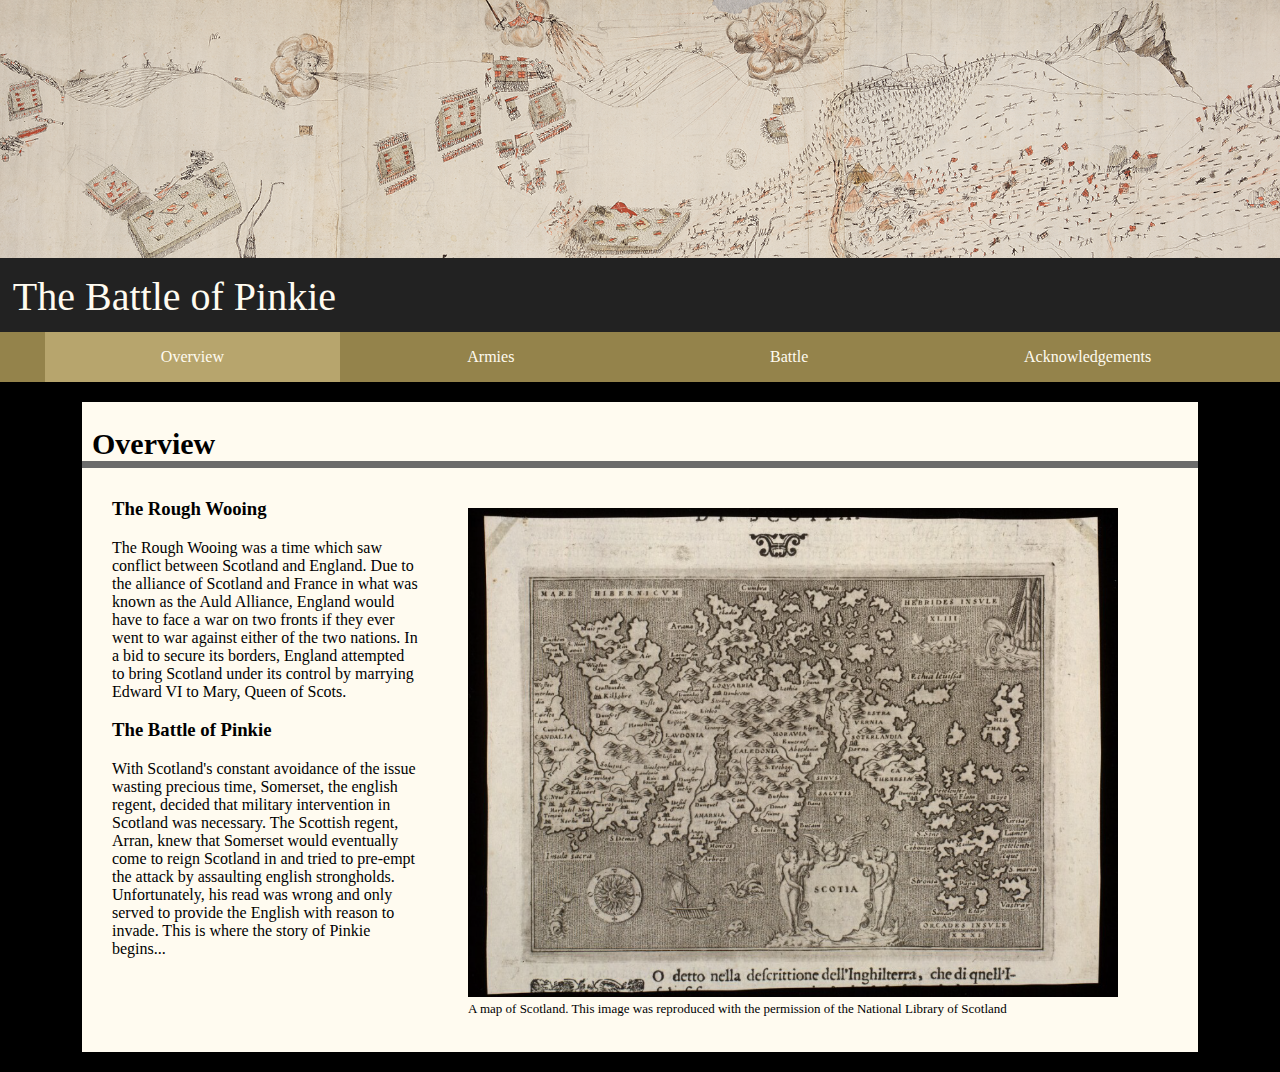
<file: pinkieSite/index.html>
<!--This is the index of the html site for the demonstration of the battle of pinkie -->

<!DOCTYPE html>

<head>

    <meta charset = "utf-8">

    <title>The Battle of Pinkie</title>

    <link rel = "stylesheet" href = "stylesheets/pinkie.css">

</head>


<body>

    <header>
        <img class = "banner" src = "images/Cropped Bodleian.png" alt = "Bodleian Scroll">

        <div class = "heading">
            <h1>The Battle of Pinkie</h1>
        </div>

    </header>

    <nav>
        <ul>
            <li id = "overview" class = "active"><a href = "#overviewcontent">Overview</a></li>
            <li id = "units"><a href = "#unitscontent">Armies</a></li>
            <li id = "battle"><a href = "#battlecontent">Battle</a></li>
            <li id = "acknowledgements"><a href = "#acknowledgementscontent">Acknowledgements</a></li>
        </ul>
    </nav>

    <main>

        <div id = "imagescontainer">

            <div id = "overviewcontainer" class = "postcontainer" style = "display: inherit;">

                <h2>Overview</h2>

                <div id = "overviewmedia">

                </div>

                <div id = "overviewcontent">

                    <div id = "scotlandmapcontainer">
                      <img id = "scotlandmap" src = "images/scotlandmap.png" alt = "Map of Scotland, 1530-1585?" width="650px" height="auto">
                      <figcaption>A map of Scotland. This image was reproduced with the permission of the National Library of Scotland</figcaption>
                    </div>

                    <h3>The Rough Wooing</h3>
                    <p>The Rough Wooing was a time which saw conflict between Scotland and England. Due to the alliance of Scotland and France in what was known as the Auld Alliance, England would have to face a war on two fronts if they ever went to war against either of the two nations. In a bid to secure its borders, England attempted to bring Scotland under its control by marrying Edward VI to Mary, Queen of Scots.</p>

                    <h3>The Battle of Pinkie</h3>
                    <p>With Scotland's constant avoidance of the issue wasting precious time, Somerset, the english regent, decided that military intervention in Scotland was necessary. The Scottish regent, Arran, knew that Somerset would eventually come to reign Scotland in and tried to pre-empt the attack by assaulting english strongholds. Unfortunately, his read was wrong and only served to provide the English with reason to invade. This is where the story of Pinkie begins...</p>

                </div>

            </div>

            <div id = "unitscontainer" class = "postcontainer" style = "display: none;">

                <h2>Armies</h2>

                <div id = "unitnav" class = "subnav">

                    <ul>

                        <li id = "formationsnav" class = "activeunit"><a href = "#formations">Formations</a></li>
                        <li id = "arquebusiersnav"><a href = "#arquebusiers">Arquebusiers</a></li>
                        <li id = "pikemennav"><a href = "#pikenen">Pikemen</a></li>
                        <li id = "heavyhorsenav"><a href = "#heavyhorse">Heavy Horse</a></li>
                        <li id = "lighthorsenav"><a href = "#lighthorse">Light Horse</a></li>
                        <li id = "culverinnav"><a href = "#culverin">Culverin</a></li>
                        <li id = "irisharchersnav"><a href = "#irisharchers">Irish Archers</a></li>
                        <li id = "commandersnav"><a href = "#commanders">Commanders</a></li>

                    </ul>

                </div>

                <div id = "formations" class = "units" style = "display: inherit;">

                    <div id = "formationnav" class = "subnav">

                        <ul>

                        <li id = "englishformationnav" class = "activeformation"><a href = "#englishformation">English Formations</a></li>
                        <li id = "scottishformationnav"><a href = "#scottishformation">Scottish Formations</a></li>

                        </ul>

                    </div>


                    <div id = "englishformation" style="display: inherit;">

                        <div id = "englishformationmedia" class = "media">

                          <figure class = "englishformationslides" style="display:block;">
                            <img src = "images/English%20Formation%20Movement%20Caldwell.PNG" width="600px" height="auto">
                            <figcaption>How the English formation would have been as pictured by David Caldwell, 2015</figcaption>
                          </figure>

                            <iframe class = "englishformationslides" src="https://player.vimeo.com/video/328378835" width="100%" height="75%" frameborder="0" webkitallowfullscreen mozallowfullscreen allowfullscreen style="display: none;"></iframe>

                            <iframe class = "englishformationslides" src="https://player.vimeo.com/video/328378880" width="100%" height="75%" frameborder="0" webkitallowfullscreen mozallowfullscreen allowfullscreen style="display: none;"></iframe>

                            <button class="w3-button w3-display-left" onclick="plusDivs(-1, 'englishformationslides')">&#10094;</button>

                            <button class="w3-button w3-display-right" onclick="plusDivs(+1, 'englishformationslides')">&#10095;</button>

                        </div>

                        <div id = "englishformationcontent" class = "content">

                            <p>The English army was relatively smaller than the Scottish force, but was more experienced in warfare having made incursions into the Continent. However, while they had less infantry, they made up the difference with cavalry which could count for many men on the battlefield. Contemporary sources are quite consistent in giving numbers for the army, which consisted of:</p>

                            <ul>

                                <li>10,000 Pikemen</li>
                                <li>600 Arquebusiers</li>
                                <li>200 Mounted Arquebusiers</li>
                                <li>2,000 Light Horse</li>
                                <li>4,000 Heavy Horse</li>
                                <li>15 Great Guns</li>


                            </ul>

                        </div>

                    </div>

                    <div id = "scottishformation" style="display: none;">

                        <div id = "scottishformationmedia" class = "media">

                          <figure class = "scottishformationslides"  style="display: block;">
                            <img src = "images/Scottish%20Formation%20Movement%20Caldwell.PNG">
                            <figcaption>How the Scottish formation would have been in motion as pictured by David Caldwell, 2015</figcaption>
                          </figure>

                            <iframe class = "scottishformationslides" src="https://player.vimeo.com/video/328368695" width="100%" height="75%" frameborder="0" webkitallowfullscreen mozallowfullscreen allowfullscreen style = "display: none;"></iframe>

                          <figure class = "scottishformationslides"  style="display: none;">
                            <img src = "images/Scottish%20Formation%20Attack%20Caldwell.PNG">
                            <figcaption>How the Scottish formation would have wanted to face the English army as pictured by David Caldwell, 2015</figcaption>
                          </figure>

                            <iframe class = "scottishformationslides" src="https://player.vimeo.com/video/328368714" width="100%" height="75%" frameborder="0" webkitallowfullscreen mozallowfullscreen allowfullscreen style="display: none;"></iframe>

                            <button class="w3-button w3-display-left" onclick="plusDivs(-1, 'scottishformationslides')">&#10094;</button>

                            <button class="w3-button w3-display-right" onclick="plusDivs(+1, 'scottishformationslides')">&#10095;</button>

                        </div>

                        <div id = "scottishformationcontent" class = "content">

                            <p>The Scottish force is not as consistently recorded as the English, but all sources agree that they held the numbers advantage. They had a wide range of artillery of varying sizes and had the help of the famous Irish archers, who were the fighting elite in Ireland. However, they suffered from having fewer cavalrymen which was a problem compounded by the disaster of losing a huge number of them on the day before the battle to a skirmish. The Scottish army had: </p>

                            <ul>

                                <li>18,000 Pikemen</li>
                                <li>3,000 Irish Archers</li>
                                <li>1,500 (400 on the day of the battle) Light Horse </li>
                                <li>30 pieces of Artillery</li>

                            </ul>

                        </div>

                    </div>

                </div>

                <div id = "arquebusiers" class = "units" style = "display: none;">

                    <div id = "arquebusiersmedia" class = "media">

                        <iframe class = "arquebusiersslides" src="https://player.vimeo.com/video/326262973" width="100%" height="75%" frameborder="0" webkitallowfullscreen mozallowfullscreen allowfullscreen style="display: block;"></iframe>
                        <figure>
                            <img class = "arquebusiersslides" src="images/Infantry%20-%20Hackbutter.JPG" style = "display: none;" max-height="100%" width="70%">
                            <figcaption>A recreation of an Arquebusier, from English Weapons & Warfare by A.V.B Norman and Don Pottinger</figcaption>
                        </figure>
                        <button class="w3-button w3-display-left" onclick="plusDivs(-1, 'arquebusiersslides')">&#10094;</button>

                        <button class="w3-button w3-display-right" onclick="plusDivs(+1, 'arquebusiersslides')">&#10095;</button>

                    </div>

                    <div id = "arquebusierscontent" class = "content">

                        <p>Arquebuses were long barrelled firearms which fired lead balls at the enemy. Relatively slow to reload and cumbersome to use, these men were often used with pikemen nearby for protection. Each time an arquebus was fired, they required a reloading process which would take both hands to accomplish, leaving them vulnerable to charges. The reloading process involved pouring the gunpowder in the barrel and packing it in tightly with a rod then stuffing in a piece of paper to hold it in place. Next the lead ball would be dropped into the barrel and rammed in with the rod. Finally, finer gunpowder would be poured into the pan and the glowing match placed in the serpentine.</p>

                        <p>Their contribution to battles of their time is undeniable. Apart from being able to pierce armour at certain distances, firing an arquebus generated a lot of noise and smoke which could disorient and scare the opposition if unused to seeing them on the battlefield.</p>

                        <p>Men who used the arquebus were called arquebusiers. They wore a flask to hold gunpowder at their hip which they had to take care to not set alight by accident. Bandoliers which held individual cartridges of gunpowder were sometimes used to avoid the gunpowder catching fire and prevent overloading the arquebus with gunpowder.</p>

                        <p>At the battle of Pinkie, the Scots are said to not have any arquebusiers while the English hired mercenaries to do the job.</p>

                    </div>

                </div>

                <div id = "pikemen" class = "units" style = "display: none;">

                    <div id = "pikemenmedia" class = "media">

                        <iframe src="https://player.vimeo.com/video/326263006" width="100%" height="75%" frameborder="0" webkitallowfullscreen mozallowfullscreen allowfullscreen></iframe>

                    </div>

                    <div id = "pikemencontent" class = "content">

                        <p>Inspired by classical armies of old, these pike armed men were the defensive backbone of the renaissance army. In their closely packed square formations, their job was to protect the vulnerable ranged units from enemy cavalry and infantry attacks. </p>

                        <p>Due to the unwieldy size of the weapon, units had to be trained to use them effectively and to keep formation. Part of the power of the pikes lay in the tight formations which gave them a lot of combined mass. </p>

                        <p>Popularised in the continent, the Scottish armies had adopted these weapons as the primary infantry weapon for some time while the English still preferred using the bill over the pike. However, the benefits of the pike were slowly being acknowledged by the English who, by the time of the battle of Pinkie, also incorporated pikes into their ranks.</p>


                    </div>

                </div>

                <div id = "heavyhorse" class = "units" style = "display: none;">

                    <div id = "heavyhorsemedia" class = "media">

                        <iframe src="https://player.vimeo.com/video/326262989" width="100%" height="75%" frameborder="0" webkitallowfullscreen mozallowfullscreen allowfullscreen></iframe>

                    </div>

                    <div id = "heavyhorsecontent" class = "content">

                        <p>These men were of a higher rank in society who were trained to fight. They were armoured to the highest standards of the day, wearing plate armour over mail. This armour protected them from most weapons of the time and incapacitating a fully armoured combatant required blunt force or attacking the joints in the armour. The horses were also armoured to a significant degree.</p>

                        <p>When attacking, these men used wooden lances on the charge to break enemy lines. These lances were meant to break on use and be discarded. When in close quarters, the men-at-arms would switch over to their secondary weapon like a sword. The horses themselves were also a danger to enemy infantry, as they could trample men with ease. </p>


                    </div>

                </div>

                <div id = "lighthorse" class = "units" style = "display: none;">

                    <div id = "lighthorsemedia" class = "media">

                        <iframe src="https://player.vimeo.com/video/327262989" width="100%" height="75%" frameborder="0" webkitallowfullscreen mozallowfullscreen allowfullscreen></iframe>

                    </div>

                    <div id = "lighthorsecontent" class = "content">

                        <p>As the name suggests, these units were the lighter version of the men-at-arms. Instead of man and horse being fully covered in armour, light horses did not wear armour and their riders only wore three-quarter armour. This marked the point where full body armour was in decline in favour of only armouring vital areas. </p>

                        <p>Like the heavy horse, the light horse fought with lances and a secondary weapon when that broke. Essentially, the light horse were like budget heavy horse and were often used the same way.</p>

                    </div>

                </div>

                <div id = "culverin" class = "units" style = "display: none;">

                    <div id = "culverinmedia" class = "media">

                        <iframe src="https://player.vimeo.com/video/327263022" width="100%" height="75%" frameborder="0" webkitallowfullscreen mozallowfullscreen allowfullscreen></iframe>

                    </div>

                    <div id = "culverincontent" class = "content">

                        <p>The culverin was a form of artillery used from the 15th century onwards. It was one type of artillery which was used at the battle of Pinkie. However, all artillery used shared the purpose of killing at extreme range.</p>

                        <p>These artillery pieces were so heavy that they were mounted on a cart and pulled by horses or oxen during transportation. Furthermore, they required a large number of cannonballs and gunpowder which all had to be transported as well. But when deployed, they could whittle down the opposing army’s numbers and drop their morale greatly.</p>

                    </div>

                </div>

                <div id = "irisharchers" class = "units" style = "display: none;">

                    <div id = "irisharchersmedia" class = "media">

                        <iframe src="https://player.vimeo.com/video/327263064" width="100%" height="75%" frameborder="0" webkitallowfullscreen mozallowfullscreen allowfullscreen></iframe>

                    </div>

                    <div id = "irisharcherscontent" class = "content">

                        <p>The Irish archers did not come from Ireland, but rather from the western isles of Scotland. They, however, fought in Ireland as mercenaries for local lords. The Irish archers were also known as the galloglass who, by the time of the 16th century, had become renowned as a fighting force who rather die than surrender. </p>

                        <p>These men were armed with bows but were no pushover in a melee fight. They often used two handed axes or claymores in close combat and knew how to use their weapons. As for armour, the Irish archers are often depicted with an aketun (a padded jacket which went down to the knees) and chain mail. While not as impenetrable as plate mail, an aketun could stop sword blows and provided sufficient protection for the wearer.</p>


                    </div>

                </div>

                <div id = "commanders" class = "units" style = "display: none;">

                    <div id = "englishcommanders">

                        <h3>England</h3>

                        <div id = "somerset">

                            <h4>Somerset</h4>
                            <img src = "images/Somerset.jpg" alt = "Somerset, English Regent" width="80px" height="auto" style="float: right;">
                            <div id = "somersettext">
                              <p>As a military man, none could doubt his skill at warfare. His continuation of the foreign policy started by Henry VIII involved neutralising Scotland as a potential front in case of war with France. As the commander of the English at the battle of Pinkie, he led them to a decisive victory over the Scots.</p>
                            </div>

                        </div>

                        <div id = "gray">

                            <h4>Gray</h4>
                            <img src = "images/Gray.jpg" alt = "Lord Gray of Wilton" width = "80px" height="auto" style="float: right;">
                            <div id = "graytext">
                              <p>Captain general of all horsemen in the English army. He was given the difficult task of stalling the Scots. While launching an unsuccessful attack, he achieved his set goal and contributed the eventual English Victory.</p>
                            </div>

                        </div>

                    </div>

                    <div id = "scottishcommanders">

                        <h3>Scotland</h3>

                        <div id = "arran">

                            <h4>Arran</h4>

                            <img src = "images/Arran.jpg" alt = "Earl of Arran" width = "80px" height="auto" style="float: left;">
                            <p>The regent of the Scottish crown. Still in his early thirties by the time of the battle of Pinkie, he was somewhat experienced in warfare having participated in the battle of Ancrum against the English and laying siege to protestant strongholds. However, he was widely considered, perhaps wrongly, to be an ineffectual military leader and as one of the key reasons as to why the Scots lost the battle of Pinkie for his order to move from a strong defensive position. He led the main army at the battle of Pinkie.</p>

                        </div>

                        <div id = "angus">

                            <h4>Angus</h4>

                            <img src = "images/Angus.jpg" alt = "Earl of Arran" width = "80px" height = "auto" style="float:left;">
                            <p>Even with dubious character and constant changes of allegiance, there is no denying that the Earl of Angus was a strong military leader having led at Ancrum amongst other victories. At the battle of Pinkie, he led the vanguard.</p>

                        </div>

                        <div id = "huntly">

                          <br>
                          <br>

                            <h4>Huntly</h4>

                            <p>Leader of the rearguard. Sources note that in face of the Scottish rout, he managed to control his troops and thus avoided being run down by the English.</p>

                        </div>

                    </div>

                </div>

            </div>

            <div id = "battlecontainer" class = "postcontainer" style = "display: none;">

                <h2>Battle</h2>

                <div id = "battlemedia">

                    <iframe id = "neatline" src = "http://straylight.cs.st-andrews.ac.uk/omeka/neatline/fullscreen/battle-of-pinkie"></iframe>

                </div>

            </div>

            <div id = "acknowledgementscontainer" class = "postcontainer" style = "display: none;">

                <h2>Acknowledgements and Sources</h2>

                <div id = "acknowledgementscontent">

                  <h4>Acknowledgements</h4>
                  <p>This resource was built for my senior honours project to have a way to show the work done in modelling the battle of Pinkie. This would not have been possible without the advice and support of my supervisors, Alan Miller and Elizabeth Rhodes. Furthermore, thanks must be given to David Caldwell who provided many historical resources which were used in this project.</p>

                  <div id = "acknowledgementsimages">

                    <h4>Image References</h4>

                    <b>Header: Bodleian Scroll</b>
                    <p>Provided by the Bodleian Libraries, Oxford, 2015</p>

                    <b>Overview: Map of Scotland</b>
                    <p>Poracchi, Thomaso, ca. 1530-1585, Scotia, National Library of Scotland, retrieved on 12/04/2019:</p>
                    <a href = "https://maps.nls.uk/view/00000217">https://maps.nls.uk/view/00000217</a> <br>

                    <b>Armies - Formations - English Formations: The English Army on the Move</b>
                    <p>Caldwell, David, October 2015, PINKIE, page 39, retrieved on 12/04/2019</p>

                    <b>Armies - Formations - Scottish Formations: The Scottish Army on the Move</b>
                    <p>Caldwell, David, October 2015, PINKIE, page 37, retrieved on 12/04/2019</p>

                    <b>Armies - Formations - Scottish Formations: How Arran Intended to Draw Up the Scottish Army</b>
                    <p>Caldwell, David, October 2015, PINKIE, page 37, retrieved on 12/04/2019</p>

                    <b>Armies - Arquebusiers: Reconstruction of an Arquebusier</b>
                    <p>Norman, A.V.B, Pottinger, Don, 1979, English Weapons & Warfare 449-1660, page 165, retrieved on 12/04/2019</p>

                    <b>Armies - Commanders - English Army: Somerset</b>
                    <p>16th century, Portrait of Edward Seymour, retrieved on 12/04/2019:</p>
                    <a href="https://commons.wikimedia.org/wiki/File:Edward_Seymour.jpg">https://commons.wikimedia.org/wiki/File:Edward_Seymour.jpg</a> <br>

                    <b>Armies - Commanders - English Army: Gray</b>
                    <p>Flicke, Gerlach, 1547, "An unknown nobleman, thought to be Lord Grey de Wilton", National Gallery of Scotland, retrieved on 12/04/2019:</p>
                    <a href="https://en.wikipedia.org/wiki/William_Grey,_13th_Baron_Grey_de_Wilton#/media/File:Gerlach-Flicke-Portrait-of-a-Nobleman.jpg">https://en.wikipedia.org/wiki/William_Grey,_13th_Baron_Grey_de_Wilton#/media/File:Gerlach-Flicke-Portrait-of-a-Nobleman.jpg</a><br>

                    <b>Armies - Commanders - Scottish Army: Arran</b>
                    <p>James Hamilton, 2nd Earl of Arran, retrieved on 12/04/2019:</p>
                    <a href="https://en.wikipedia.org/wiki/Earl_of_Arran#/media/File:James_Hamilton_(Earl_of_Arran).jpg">https://en.wikipedia.org/wiki/Earl_of_Arran#/media/File:James_Hamilton_(Earl_of_Arran).jpg</a><br>

                    <b>Armies - Commanders - Scottish Army: Angus</b>
                    <p>16th century, Portrait of Archibald Douglas, Royal Collection Trust, retrieved on 12/04/2019:</p>
                    <a href="https://www.rct.uk/collection/402700/archibald-douglas-6th-earl-of-angus-1489-1557">https://www.rct.uk/collection/402700/archibald-douglas-6th-earl-of-angus-1489-1557</a><br>

                  </div>

                  <div id = "acknowledgementsresources">

                    <h4>Resource References</h4>

                    <p>Caldwell, David, October 2015, PINKIE, page 39, retrieved on 12/04/2019</p>
                    <p>Caldwell, David, Macdougall, Norman 1991, Scotland and War AD79 - 1918, pages 61 - 89 retrieved on 12/04/2019</p>
                    <p>Caldwell, David, September/October 2017, The Scots' Defeat at Pinkie in 1547, pages 18 - 23, History Scotland, retrieved on 12/04/2019</p>
                    <p>Norman, A.V.B, Pottinger, Don, 1979, English Weapons & Warfare 449-1660, retrieved on 12/04/2019</p>


                </div>

            </div>

        </div>


    </main>


    <footer>

    </footer>

    <script src = "scripts/navbar.js"></script>
    <script src = "scripts/slideshow.js"></script>

</body>
</file>
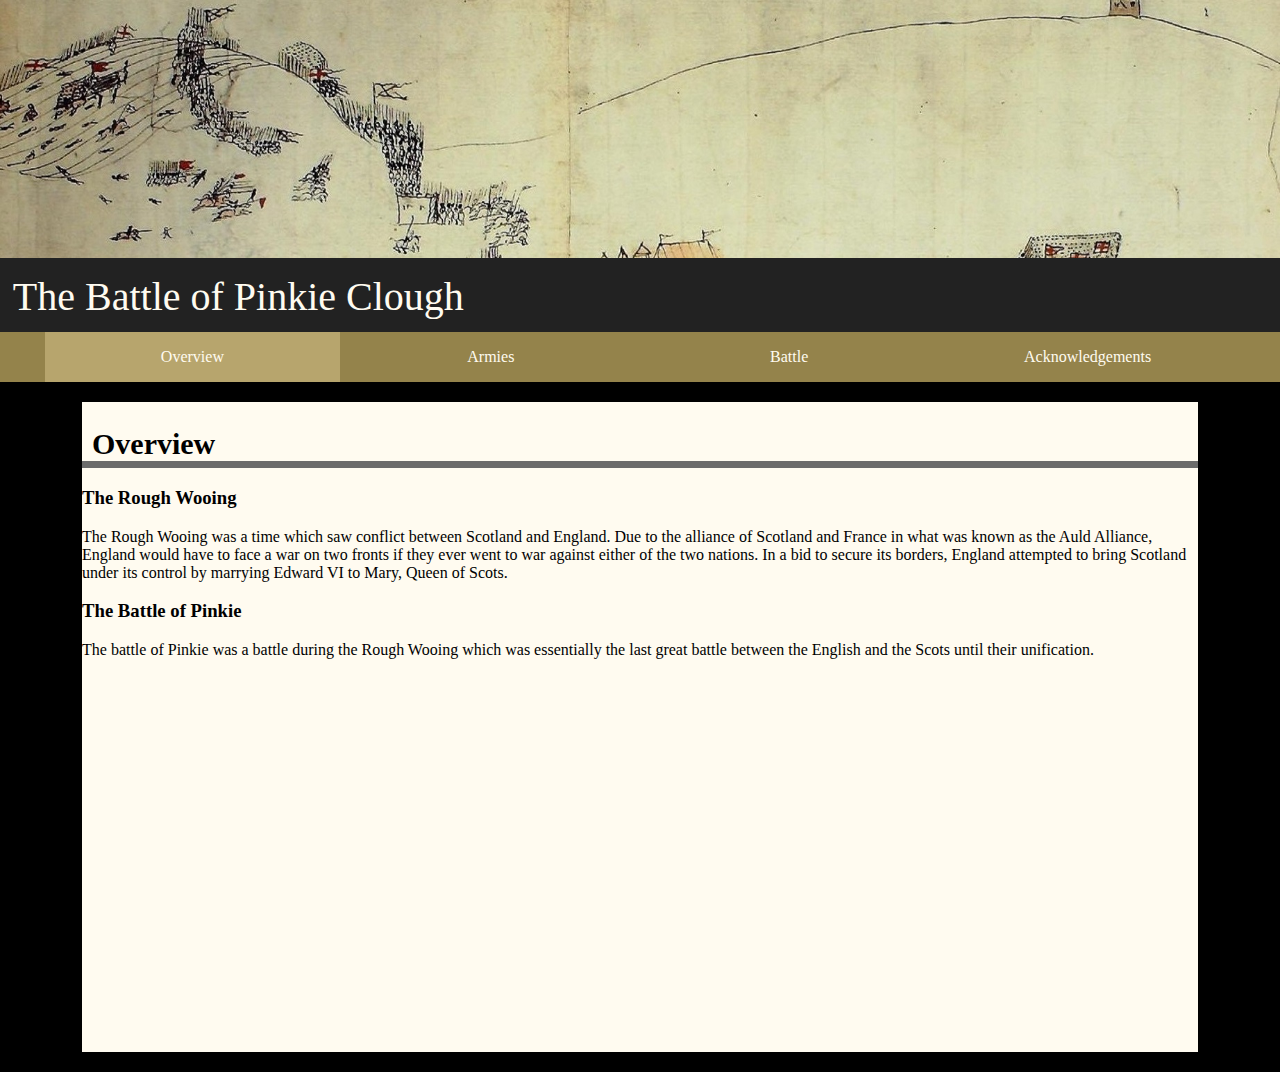
<file: pinkieSite/index1.html>
<!--This is the index of the html site for the demonstration of the battle of pinkie -->

<!DOCTYPE html>

<head>
    
    <meta charset = "utf-8">
    
    <title>The Battle of Pinkie</title>
    
    <link rel = "stylesheet" href = "stylesheets/pinkie1.css">

</head>


<body>
    
    <header>
        <img class = "banner" src = "images/pinkiemap_ships.jpg" alt = "Temp Bodleian Scroll">
        
        <div class = "heading">
            <h1>The Battle of Pinkie Clough</h1>
        </div>
    
    </header>
        
    <nav>
        <ul>
            <li id = "overview" class = "active"><a href = "#overviewcontent">Overview</a></li>
            <li id = "units"><a href = "#unitscontent">Armies</a></li>
            <li id = "battle"><a href = "#battlecontent">Battle</a></li>
            <li id = "acknowledgements"><a href = "#acknowledgementscontent">Acknowledgements</a></li>
        </ul>
    </nav>
        
    <main>
        
        <div id = "imagescontainer">
            
            <div id = "overviewcontainer" class = "postcontainer" style = "display: inherit;">
                
                <h2>Overview</h2>
                
                <div id = "overviewmedia">
                
                </div>
                
                <div id = "overviewcontent">
                
                    <h3>The Rough Wooing</h3>
                    <p>The Rough Wooing was a time which saw conflict between Scotland and England. Due to the alliance of Scotland and France in what was known as the Auld Alliance, England would have to face a war on two fronts if they ever went to war against either of the two nations. In a bid to secure its borders, England attempted to bring Scotland under its control by marrying Edward VI to Mary, Queen of Scots.</p>
                    
                    <h3>The Battle of Pinkie</h3>
                    <p>The battle of Pinkie was a battle during the Rough Wooing which was essentially the last great battle between the English and the Scots until their unification. </p>
                    
                </div>
                
            </div>
            
            <div id = "unitscontainer" class = "postcontainer" style = "display: none;">
                
                <h2>Armies</h2>
                
                <div id = "unitnav">
                
                    <ul>
                        
                        <li id = "formationsnav" class = "activeunit"><a href = "#formations">Formations</a></li>
                        <li id = "arquebusiersnav"><a href = "#arquebusiers">Arquebusiers</a></li>
                        <li id = "pikemennav"><a href = "#pikenen">Pikemen</a></li>
                        <li id = "heavyhorsenav"><a href = "#heavyhorse">Heavy Horse</a></li>
                        <li id = "lighthorsenav"><a href = "#lighthorse">Light Horse</a></li>
                        <li id = "culverinnav"><a href = "#culverin">Culverin</a></li>
                        <li id = "irisharchersnav"><a href = "#irisharchers">Irish Archers</a></li>
                        <li id = "commandersnav"><a href = "#commanders">Commanders</a></li>
                    
                    </ul>
                    
                </div>
                
                <div id = "formations" class = "units" style = "display: inherit;"></div>
                
                <div id = "arquebusiers" class = "units" style = "display: none;">
                
                    <div id = "arquebusiersmedia" class = "media">
                        
                        <iframe class = "arquebusiersslides" src="https://player.vimeo.com/video/326262973" width="640" height="360" frameborder="0" webkitallowfullscreen mozallowfullscreen allowfullscreen></iframe>
                        <img class = "arquebusiersslides" src="images/Infantry%20-%20Hackbutter.JPG">
                        
                        <button class="w3-button w3-display-left" onclick="plusDivs(-1)">&#10094;</button>
                    
                        <button class="w3-button w3-display-right" onclick="plusDivs(+1)">&#10095;</button>
                
                    </div>
                
                    <div id = "arquebusierscontent" class = "content">
                        
                        <p>Arquebuses were long barrelled firearms which fired lead balls at the enemy. Relatively slow to reload and cumbersome to use, these men were often used with pikemen nearby for protection. Each time an arquebus was fired, they required a reloading process which would take both hands to accomplish, leaving them vulnerable to charges. The reloading process involved pouring the gunpowder in the barrel and packing it in tightly with a rod then stuffing in a piece of paper to hold it in place. Next the lead ball would be dropped into the barrel and rammed in with the rod. Finally, finer gunpowder would be poured into the pan and the glowing match placed in the serpentine.</p>

                        <p>Their contribution to battles of their time is undeniable. Apart from being able to pierce armour at certain distances, firing an arquebus generated a lot of noise and smoke which could disorient and scare the opposition if unused to seeing them on the battlefield.</p>

                        <p>Men who used the arquebus were called arquebusiers. They wore a flask to hold gunpowder at their hip which they had to take care to not set alight by accident. Bandoliers which held individual cartridges of gunpowder were sometimes used to avoid the gunpowder catching fire and prevent overloading the arquebus with gunpowder.</p>

                        <p>At the battle of Pinkie, the Scots are said to not have any arquebusiers while the English hired mercenaries to do the job.</p>

                    </div>
                    
                </div>
                
                <div id = "pikemen" class = "units" style = "display: none;">
                
                    <div id = "pikemenmedia" class = "media">
                        
                        <iframe src="https://player.vimeo.com/video/326263006" width="640" height="360" frameborder="0" webkitallowfullscreen mozallowfullscreen allowfullscreen></iframe>
                
                    </div>
                
                    <div id = "pikemencontent" class = "content">
                        
                        <p>Inspired by classical armies of old, these pike armed men were the defensive backbone of the renaissance army. In their closely packed square formations, their job was to protect the vulnerable ranged units from enemy cavalry and infantry attacks. </p>

                        <p>Due to the unwieldy size of the weapon, units had to be trained to use them effectively and to keep formation. Part of the power of the pikes lay in the tight formations which gave them a lot of combined mass. </p>

                        <p>Popularised in the continent, the Scottish armies had adopted these weapons as the primary infantry weapon for some time while the English still preferred using the bill over the pike. However, the benefits of the pike were slowly being acknowledged by the English who, by the time of the battle of Pinkie, also incorporated pikes into their ranks.</p>

                
                    </div>
                
                </div>
                
                <div id = "heavyhorse" class = "units" style = "display: none;">
                
                    <div id = "heavyhorsemedia" class = "media">
                        
                        <iframe src="https://player.vimeo.com/video/326262989" width="640" height="360" frameborder="0" webkitallowfullscreen mozallowfullscreen allowfullscreen></iframe>
                
                    </div>
                
                    <div id = "heavyhorsecontent" class = "content">
                        
                        <p>These men were of a higher rank in society who were trained to fight. They were armoured to the highest standards of the day, wearing plate armour over mail. This armour protected them from most weapons of the time and incapacitating a fully armoured combatant required blunt force or attacking the joints in the armour. The horses were also armoured to a significant degree.</p>

                        <p>When attacking, these men used wooden lances on the charge to break enemy lines. These lances were meant to break on use and be discarded. When in close quarters, the men-at-arms would switch over to their secondary weapon like a sword. The horses themselves were also a danger to enemy infantry, as they could trample men with ease. </p>

                
                    </div>
                    
                </div>
                
                <div id = "lighthorse" class = "units" style = "display: none;">
                
                    <div id = "lighthorsemedia" class = "media">
                        
                        <iframe src="https://player.vimeo.com/video/327262989" width="640" height="360" frameborder="0" webkitallowfullscreen mozallowfullscreen allowfullscreen></iframe>
                
                    </div>
                
                    <div id = "lighthorsecontent" class = "content">
                        
                        <p>As the name suggests, these units were the lighter version of the men-at-arms. Instead of man and horse being fully covered in armour, light horses did not wear armour and their riders only wore three-quarter armour. This marked the point where full body armour was in decline in favour of only armouring vital areas. </p>

                        <p>Like the heavy horse, the light horse fought with lances and a secondary weapon when that broke. Essentially, the light horse were like budget heavy horse and were often used the same way.</p>
                
                    </div>
                
                </div>
                
                <div id = "culverin" class = "units" style = "display: none;">
                
                    <div id = "culverinmedia" class = "media">
                        
                        <iframe src="https://player.vimeo.com/video/327263022" width="640" height="360" frameborder="0" webkitallowfullscreen mozallowfullscreen allowfullscreen></iframe>
                
                    </div>
                
                    <div id = "culverincontent" class = "content">
                        
                        <p>The culverin was a form of artillery used from the 15th century onwards. It was one type of artillery which was used at the battle of Pinkie. However, all artillery used shared the purpose of killing at extreme range.</p>

                        <p>These artillery pieces were so heavy that they were mounted on a cart and pulled by horses or oxen during transportation. Furthermore, they required a large number of cannonballs and gunpowder which all had to be transported as well. But when deployed, they could whittle down the opposing army’s numbers and drop their morale greatly.</p>

                    </div>
                
                </div>
                
                <div id = "irisharchers" class = "units" style = "display: none;">
                    
                    <div id = "irisharchersmedia" class = "media">
                        
                        <iframe src="https://player.vimeo.com/video/327263064" width="640" height="360" frameborder="0" webkitallowfullscreen mozallowfullscreen allowfullscreen></iframe>
                
                    </div>
                
                    <div id = "irisharcherscontent" class = "content">
                        
                        <p>The Irish archers did not come from Ireland, but rather from the western isles of Scotland. They, however, fought in Ireland as mercenaries for local lords. The Irish archers were also known as the galloglass who, by the time of the 16th century, had become renowned as a fighting force who rather die than surrender. </p>

                        <p>These men were armed with bows but were no pushover in a melee fight. They often used two handed axes or claymores in close combat and knew how to use their weapons. As for armour, the Irish archers are often depicted with an aketun (a padded jacket which went down to the knees) and chain mail. While not as impenetrable as plate mail, an aketun could stop sword blows and provided sufficient protection for the wearer.</p>

                
                    </div>
            
                </div>
                
                <div id = "commanders" class = "units" style = "display: none;">
                    
                    <div id = "englishcommanders">
                        
                        <h3>England</h3>
                        
                        <div id = "somerset">
                        
                            <h4>Somerset</h4>
                            <p>As a military man, none could doubt his skill at warfare. His continuation of the foreign policy started by Henry VIII involved neutralising Scotland as a potential front in case of war with France. As the commander of the English at the battle of Pinkie, he led them to a decisive victory over the Scots.</p>
                        
                        </div>
                        
                        <div id = "gray">
                        
                            <h4>Gray</h4>
                            <p>Captain general of all horsemen in the English army. He was given the difficult task of stalling the Scots. While launching an unsuccessful attack, he achieved his set goal and contributed the eventual English Victory.</p>
                        
                        </div>
                        
                    </div>
                
                    <div id = "scottishcommanders">
                        
                        <h3>Scotland</h3>
                        
                        <div id = "arran">
                        
                            <h4>Arran</h4>
                            
                            <p>The regent of the Scottish crown. Still in his early thirties by the time of the battle of Pinkie, he was somewhat experienced in warfare having participated in the battle of Ancrum against the English and laying siege to protestant strongholds. However, he was widely considered, perhaps wrongly, to be an ineffectual military leader and as one of the key reasons as to why the Scots lost the battle of Pinkie for his order to move from a strong defensive position. He led the main army at the battle of Pinkie.</p>
                            
                        </div>
                
                        <div id = "angus">
                        
                            <h4>Angus</h4>
                            
                            <p>Even with dubious character and constant changes of allegiance, there is no denying that the Earl of Angus was a strong military leader having led at Ancrum amongst other victories. At the battle of Pinkie, he led the vanguard.</p>
                            
                        </div>
                        
                        <div id = "huntly">
                        
                            <h4>Huntly</h4>
                            
                            <p>Leader of the rearguard. Sources note that in face of the Scottish rout, he managed to control his troops and thus avoided being run down by the English.</p>
                            
                        </div>
                        
                    </div>
                    
                </div>
                    
            </div>
            
            <div id = "battlecontainer" class = "postcontainer" style = "display: none;">
                
                <h2>Battle</h2>
                
                <div id = "battlemedia">
                
                    <iframe id = "neatline" src = "http://straylight.cs.st-andrews.ac.uk/omeka/neatline/fullscreen/battle-of-pinkie"></iframe>
                    
                </div>
                
                <div id = "battlecontent">
                
                </div>
            
            </div>
            
            <div id = "acknowledgementscontainer" class = "postcontainer" style = "display: none;">
            
                <h2>Acknowledgements and Sources</h2>
                
                <div id = "acknowledgementscontent">
                
                
                </div>
                
            </div>
        
        </div>

    
    </main>
    
    
    <footer>
    
    </footer>
    
    <script src = "scripts/navbar1.js"></script>
    <script src = "scripts/slideshow1.js"></script>

</body>
</file>
<file: pinkieSite/stylesheets/pinkie.css>
/* This is the css for the battle of pinkie site */

/*========================================================================================================*/
/*HEADER STUFF*/
header {
    width: 100%;
    margin: 0 auto;
    padding: 0;
    min-width: 1000px;
    background-color: #222222;
}

.banner {
    max-width: 100%;
    width: 100%;
    height: auto;
    margin: 0;
    background-size: 100%;
    background-repeat: no-repeat;
    overflow: hidden;
    padding: 0;
}

header h1 {
    padding: 0 0 0 1%;
    font-size: 40px;
    color: #fffbf0;
    line-height: 70px;
    background-color: #222222;
    font-family: "Times New Roman", Serif;
    font-weight: normal;
    margin: 0;

}

/*========================================================================================================*/

/*BODY STUFF*/
/*========================================================================================================*/
body {
    margin: 0px;
    padding: 0px;
    background-color: #fffbf0;
    position: absolute;
    min-width: 100%;
}

#imagescontainer h2 {
    font-size: 30px;
    padding: 0px 0px 0px 10px;
    border-bottom: 7px solid #6b6b6a;
    margin-bottom: 0px;
}

main {
    margin: 0px;
    padding: 20px;
    min-height: 650px;
    min-width: auto;
    width: inherit;
    height: inherit;
    background-color: #000000;
}

#imagescontainer {
    width: 90%;
    height: 650px;
    margin-left: auto;
    margin-right: auto;
    background-color: #fffbf0;
}

#neatline {
    border: none;
    width: 150%;
    height: 580px;
}

#battlemedia {
    width: auto;
    height: auto;
}

#accomptextcontainer {
    min-width: 40%;
    min-height: inherit;
    /*background-color: blue;*/
    float:right;
}

#accomptext {
    width: 80%;
    height: 80%;
    top: 10%;
    left: 10%;
    background-color: aliceblue;
}

/*========================================================================================================*/

/* NAVIGATION BAR */
/*========================================================================================================*/
nav {
    min-width: 700px;
    background-color: #94834b;
}

nav ul {
    margin: 0px;
    overflow: hidden;
    padding: 0px;
    list-style-type: none;
    background-color: #94834b;
    text-align: center;
}

nav ul li {
    width: 23%;
    padding: 16px 0px 16px 0px;
    display: inline-block;
    text-align: center;
    background-color: #94834b;
}

nav ul li a {
    text-align: center;
    padding: 16px 30px 16px 30px;
    color: #fffbf0;
    text-decoration:  none;
}

nav ul li:hover {
    background-color: #79672c;
}

.active {
    background-color: #b7a56d;
}
/*========================================================================================================*/

/*UNITS NAVBAR */
/*========================================================================================================*/
.subnav {
    background-color: #94834b;
    border-bottom: 7px solid #333333;
}

.subnav ul {
    list-style-type: none;
    margin: 0px;
    overflow: hidden;
    padding: 0px;
}

#unitnav ul li {
    width: 12.231%;
    display: inline-block;
    text-align: center;
    padding: 5px 0px 7px 0px;
}

#formationnav ul li {
    width: 49%;
    display: inline-block;
    text-align: center;
    padding: 5px 0px 7px 0px;
}

.subnav ul li a {
    text-align: center;
    color: #fffbf0;
    text-decoration: none;
}

.activeunit {
    background-color: #b7a56d;
}

.activeformation {
    background-color: #b7a56d;
}
/*========================================================================================================*/

/* Unit Containers */
/*========================================================================================================*/
.postcontainer {
    width: 100%;
    height: 100%;
    margin: 0px;
    padding: 0px;
    overflow: hidden;
}

.units {
    width: auto;
    height: auto;
}

.media {
    float: left;
    padding: 15px;
    margin: 15px;
    position: absolute;
    width: 45%;
    height: 400px;
}

.content {
    width: 40%;
    float: right;
    padding: 15px 30px 15px 15px;
    margin: 15px;
    overflow: hidden;
}

.content p {
    margin-top: 0px;
}

img {
    max-width: 100%;
    max-height: 100%;
}

/*Commanders */
#englishcommanders {

    width: 45%;
    float: left;
    text-align: left;
    padding: 20px;
}

#scottishcommanders {

    width: 45%;
    float: right;
    text-align: right;
    padding: 20px;
}
/*========================================================================================================*/

/*Other Containers*/
/*========================================================================================================*/

#overviewcontent {
  margin: 30px;
}

#scotlandmapcontainer {
  margin: 10px 50px;
  float: right;
}
#scotlandmapcontainer figcaption {
  font-size: 13px;
}

#arquebusiersmedia figcaption {
  font-size: 13px;
}

#englishformation figcaption {
  font-size: 13px;
}

#scottishformation figcaption {
  font-size: 13px;
}
/*========================================================================================================*/

/*Acknowledgements Section*/
/*========================================================================================================*/
#acknowledgementscontainer #acknowledgementscontent {

  width: 96%;
  margin: 30px;
}

#acknowledgementsimages {
  width: 45%;
  float: left;
  overflow: scroll;
  height: 450px;
}

#acknowledgementsresources {
  width: 45%;
  float: right;
}

#acknowledgementsimages p{
  font-size: 12px;
}

#acknowledgementsimages a{
  font-size: 12px;
}

#acknowledgementsresources p{
  font-size: 12px;
}

#acknowledgementsresources a{
  font-size: 12px;
}

#acknowledgementsimages b{
  font-size: 14px;
}

#acknowledgementsresources b{
  font-size: 14px;
}
/*========================================================================================================*/
</file>
<file: pinkieSite/stylesheets/pinkie1.css>
/* This is the css for the battle of pinkie site */

/*HEADER STUFF*/
header {
    width: 100%;
    margin: 0 auto;
    padding: 0;
    min-width: 1000px;
    background-color: #222222;
}

.banner {
    max-width: 100%;
    width: 100%;
    height: auto;
    margin: 0;
    background-size: 100%;
    background-repeat: no-repeat;
    overflow: hidden;
    padding: 0;
}

header h1 {
    padding: 0 0 0 1%;
    font-size: 40px;
    color: #fffbf0;
    line-height: 70px;
    background-color: #222222;
    font-family: "Times New Roman", Serif;
    font-weight: normal;
    margin: 0;

}

/*BODY STUFF*/
body {
    margin: 0px;
    padding: 0px;
    background-color: #fffbf0;
    position: absolute;
}

#imagescontainer h2 {
    font-size: 30px;
    padding: 0px 0px 0px 10px;
    border-bottom: 7px solid #6b6b6a;
    margin-bottom: 0px;
}

main {
    margin: 0px;
    padding: 20px;
    min-height: 650px;
    min-width: auto;
    width: inherit;
    height: inherit;
    background-color: #000000;
}

#imagescontainer {
    width: 90%;
    height: 650px;
    margin-left: auto;
    margin-right: auto;
    background-color: #fffbf0;
}

#neatline {
    border: none;
    width: 150%;
    height: 580px;
}

#battlemedia {
    width: auto;
    height: auto;
}

#accomptextcontainer {
    min-width: 40%;
    min-height: inherit;
    /*background-color: blue;*/
    float:right;
}

#accomptext {
    width: 80%;
    height: 80%;
    top: 10%;
    left: 10%;
    background-color: aliceblue;
}

/* NAVIGATION BAR */
nav {
    min-width: 700px;
    background-color: #94834b;
}

nav ul {
    margin: 0px;
    overflow: hidden;
    padding: 0px;
    list-style-type: none;
    background-color: #94834b;
    text-align: center;
}

nav ul li {
    width: 23%;
    padding: 16px 0px 16px 0px;
    display: inline-block;
    text-align: center;
    background-color: #94834b;
}

nav ul li a {
    text-align: center;
    padding: 16px 30px 16px 30px;
    color: #fffbf0;
    text-decoration:  none;
}

nav ul li:hover {
    background-color: #79672c;
}

.active {
    background-color: #b7a56d;
}

/*UNITS NAVBAR */
#unitnav {
    background-color: #94834b;
    border-bottom: 7px solid #333333;
}

#unitnav ul {
    list-style-type: none;
    margin: 0px;
    overflow: hidden;
    padding: 0px;
}

#unitnav ul li {
    width: 12.231%;
    display: inline-block;
    text-align: center;
    padding: 5px 0px 7px 0px;    
}

#unitnav ul li a {
    text-align: center;
    color: #fffbf0;
    text-decoration: none;
}

.activeunit {
    background-color: #b7a56d;
}

/* Unit Containers */
.postcontainer {
    width: 100%;
    height: 100%;
    margin: 0px;
    padding: 0px;
    overflow: hidden;
}

.units {
    width: auto;
    height: auto;
}

.media {
    float: left;
    padding: 15px;
    margin: 15px;
    position: absolute;
    height: 400px;
}

.content {
    width: 40%;
    float: right;
    padding: 15px 30px 15px 15px;
    margin: 15px;
    overflow: hidden;
}

.content p {
    margin-top: 0px;
}

img {
    max-width: 100%;
    max-height: 100%;
}

/*Commanders */
#englishcommanders {
    
    width: 45%;
    float: left;
    text-align: left;
    padding: 20px;
}

#scottishcommanders {
    
    width: 45%;
    float: right;
    text-align: right;
    padding: 20px;
}
</file>
